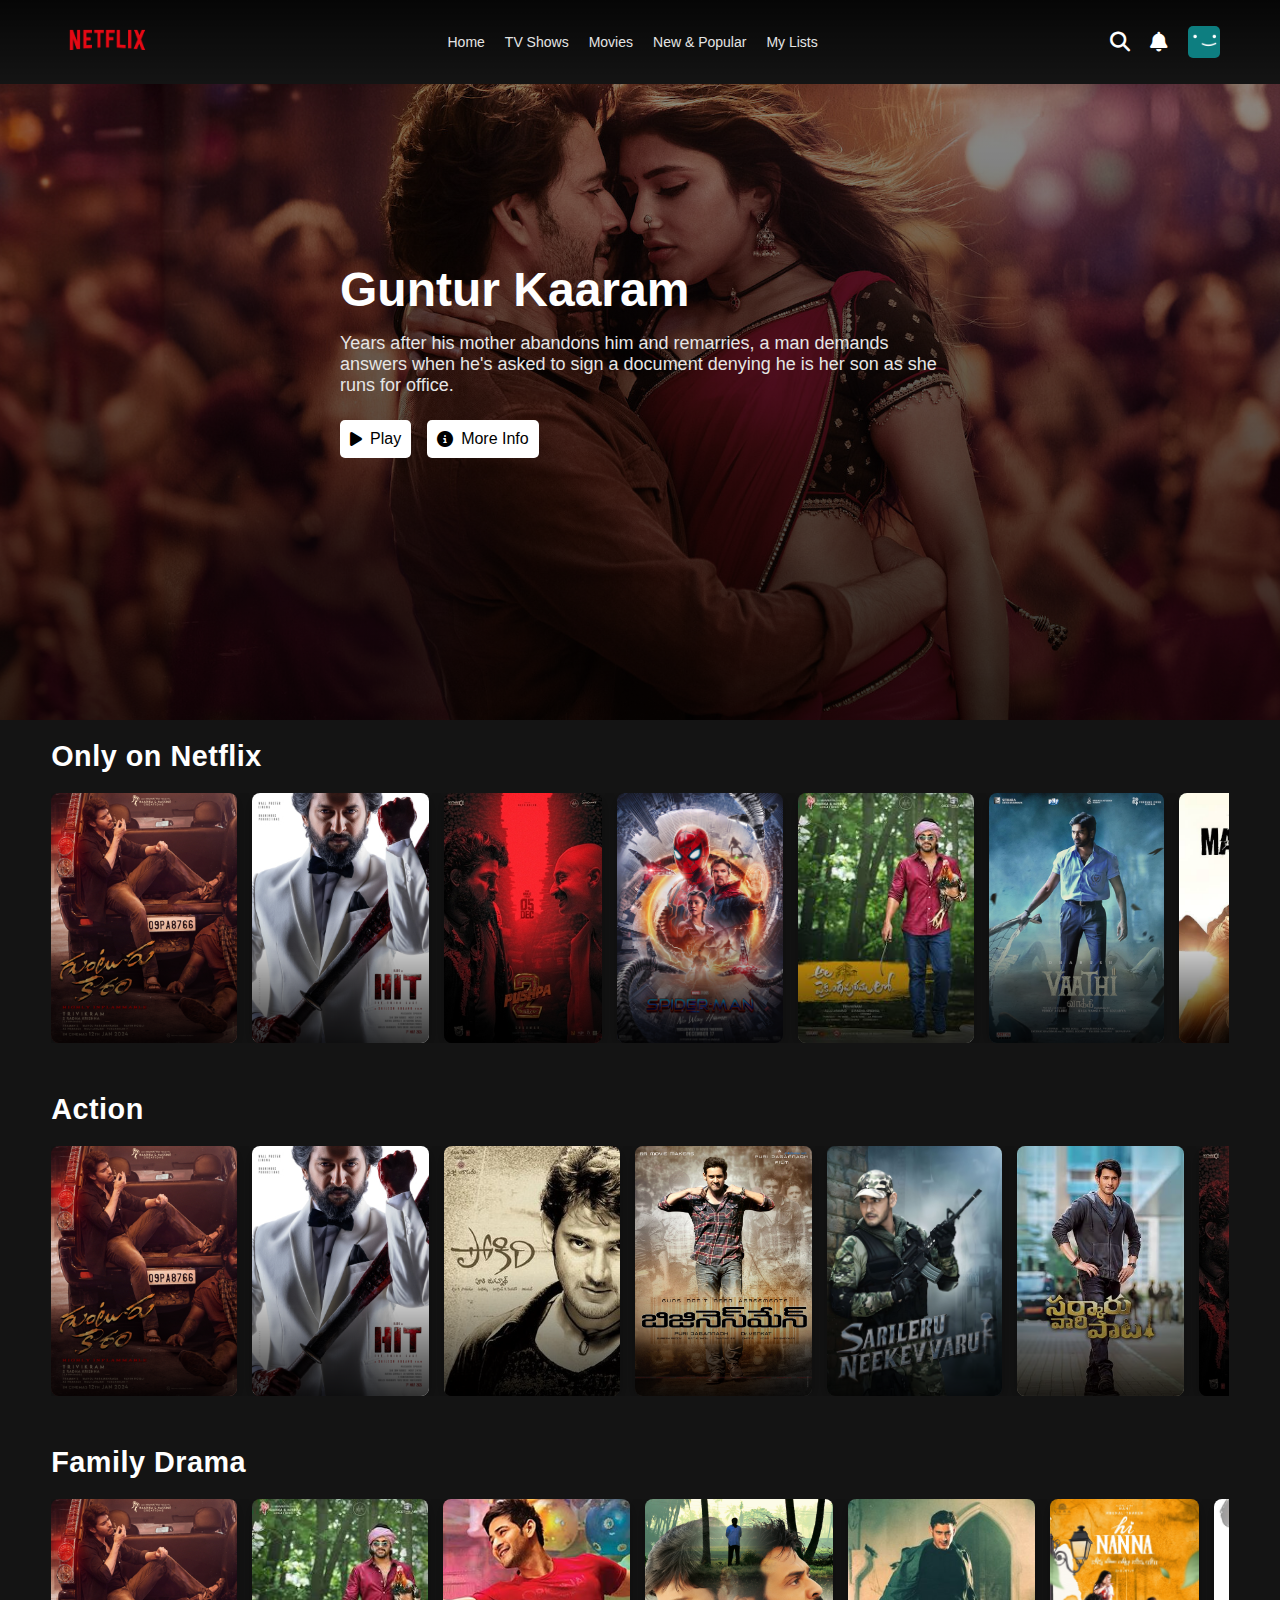
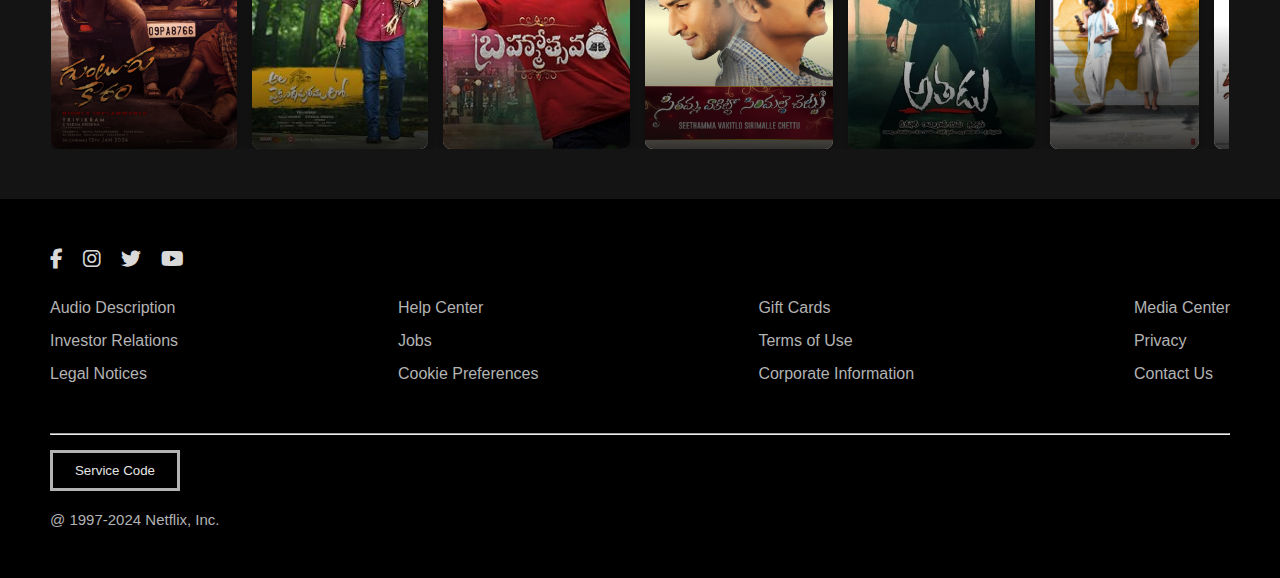
<file: index.html>
<!DOCTYPE html>
<html lang="en">
    <head>
        <meta charset="UTF-8">
        <meta name="viewport" content="width=device-width, initial-scale=1.0">
        <title>Netflix Clone</title>
        <link rel="stylesheet" href="style.css">
        <link rel="stylesheet" href="https://cdnjs.cloudflare.com/ajax/libs/font-awesome/6.5.0/css/all.min.css">
    </head>
    <body>
        <!--Navigation Bar-->
        <nav class="navbar">

            <div class="navbar-brand">
                <img class="logo" src="logo.png" alt="Netflix Image">
            </div>

            <div class="navbar-nav">
                <a href="#" class="nav-link">Home</a>
                <a href="#" class="nav-link">TV Shows</a>
                <a href="#" class="nav-link">Movies</a>
                <a href="#" class="nav-link">New & Popular</a>
                <a href="#" class="nav-link">My Lists</a>
            </div>

            <div class="navbar-right">
                <i class="fas fa-search"></i>
                <i class="fas fa-bell"></i>
                <img src="profile-logo.png" alt="Profile Img" class="profile-icon">
            </div>
            
        </nav>
        <!--Navigation Bar Ends-->

        <!--Hero section Starts-->
        <header class="hero">
            <div class="hero-content">
                <h1 class="hero-title">Guntur Kaaram</h1>
                <p class="hero-description">
                    Years after his mother abandons him and remarries, a man demands answers when he's asked to sign a document denying he is her son as she runs for office.
                </p>
                <div class="hero-button">
                    <button class="btn btn-play"><i class="fa fa-play"></i>Play</button>
                    <button class="btn btn-more-info"><i class="fa fa-info-circle"></i>More Info</button>
                </div>
            </div>
        </header>
        <!--Hero section Ends-->

        <!--Movies Row-->
        <div class="container">
            <!--Section 1-->
            <section class="content-section">
                <h2 class="section-title">Only on Netflix</h2>
                <!--Movie Cards-->
                <div class="content-row">
                    <div class= "content-card">
                        <img src="1.png" alt="Movie Card">
                        
                        
                        <div class="card-overlay">
                            <div class="overlay-top">
                                <div class="netflix-badge">N</div>
                            </div>
                            <div class="overlay-bottom">
                                <div class="overlay-control">
                                    <div class="control-btn play-btn"><i class="fa-solid fa-play"></i></div>
                                    <div class="control-btn check-btn"><i class="fa-solid fa-check"></i></div>
                                    <div class="control-btn thumbs-btn"><i class="fa-solid fa-thumbs-up"></i></div>
                                    <div class="control-btn more-btn"><i class="fa-solid fa-circle-info"></i></div>
                                </div>
                                <div class="overlay-info">
                                    <div class="info-batch">TV-MA</div>
                                    <div class="info-batch">New Launch</div>
                                    <div class="info-batch">4K</div>
                                </div>
                            </div>
                        </div>
                    </div>

                    <div class= "content-card">
                        <img src="2.png" alt="Movie Card">
                        
                        
                        <div class="card-overlay">
                            <div class="overlay-top">
                                <div class="netflix-badge">N</div>
                            </div>
                            <div class="overlay-bottom">
                                <div class="overlay-control">
                                    <div class="control-btn play-btn"><i class="fa-solid fa-play"></i></div>
                                    <div class="control-btn check-btn"><i class="fa-solid fa-check"></i></div>
                                    <div class="control-btn thumbs-btn"><i class="fa-solid fa-thumbs-up"></i></div>
                                    <div class="control-btn more-btn"><i class="fa-solid fa-circle-info"></i></div>
                                </div>
                                <div class="overlay-info">
                                    <div class="info-batch">TV-MA</div>
                                    <div class="info-batch">New Launch</div>
                                    <div class="info-batch">4K</div>
                                </div>
                            </div>
                        </div>
                    </div>

                    <div class= "content-card">
                        <img src="8.png" alt="Movie Card">
                        
                        
                        <div class="card-overlay">
                            <div class="overlay-top">
                                <div class="netflix-badge">N</div>
                            </div>
                            <div class="overlay-bottom">
                                <div class="overlay-control">
                                    <div class="control-btn play-btn"><i class="fa-solid fa-play"></i></div>
                                    <div class="control-btn check-btn"><i class="fa-solid fa-check"></i></div>
                                    <div class="control-btn thumbs-btn"><i class="fa-solid fa-thumbs-up"></i></div>
                                    <div class="control-btn more-btn"><i class="fa-solid fa-circle-info"></i></div>
                                </div>
                                <div class="overlay-info">
                                    <div class="info-batch">TV-MA</div>
                                    <div class="info-batch">New Launch</div>
                                    <div class="info-batch">4K</div>
                                </div>
                            </div>
                        </div>
                    </div>

                    <div class= "content-card">
                        <img src="4.png" alt="Movie Card">
                        
                        
                        <div class="card-overlay">
                            <div class="overlay-top">
                                <div class="netflix-badge">N</div>
                            </div>
                            <div class="overlay-bottom">
                                <div class="overlay-control">
                                    <div class="control-btn play-btn"><i class="fa-solid fa-play"></i></div>
                                    <div class="control-btn check-btn"><i class="fa-solid fa-check"></i></div>
                                    <div class="control-btn thumbs-btn"><i class="fa-solid fa-thumbs-up"></i></div>
                                    <div class="control-btn more-btn"><i class="fa-solid fa-circle-info"></i></div>
                                </div>
                                <div class="overlay-info">
                                    <div class="info-batch">TV-MA</div>
                                    <div class="info-batch">New Launch</div>
                                    <div class="info-batch">4K</div>
                                </div>
                            </div>
                        </div>
                    </div>

                    <div class= "content-card">
                        <img src="5.png" alt="Movie Card">
                        
                        
                        <div class="card-overlay">
                            <div class="overlay-top">
                                <div class="netflix-badge">N</div>
                            </div>
                            <div class="overlay-bottom">
                                <div class="overlay-control">
                                    <div class="control-btn play-btn"><i class="fa-solid fa-play"></i></div>
                                    <div class="control-btn check-btn"><i class="fa-solid fa-check"></i></div>
                                    <div class="control-btn thumbs-btn"><i class="fa-solid fa-thumbs-up"></i></div>
                                    <div class="control-btn more-btn"><i class="fa-solid fa-circle-info"></i></div>
                                </div>
                                <div class="overlay-info">
                                    <div class="info-batch">TV-MA</div>
                                    <div class="info-batch">New Launch</div>
                                    <div class="info-batch">4K</div>
                                </div>
                            </div>
                        </div>
                    </div>

                    <div class= "content-card">
                        <img src="6.png" alt="Movie Card">
                        
                        
                        <div class="card-overlay">
                            <div class="overlay-top">
                                <div class="netflix-badge">N</div>
                            </div>
                            <div class="overlay-bottom">
                                <div class="overlay-control">
                                    <div class="control-btn play-btn"><i class="fa-solid fa-play"></i></div>
                                    <div class="control-btn check-btn"><i class="fa-solid fa-check"></i></div>
                                    <div class="control-btn thumbs-btn"><i class="fa-solid fa-thumbs-up"></i></div>
                                    <div class="control-btn more-btn"><i class="fa-solid fa-circle-info"></i></div>
                                </div>
                                <div class="overlay-info">
                                    <div class="info-batch">TV-MA</div>
                                    <div class="info-batch">New Launch</div>
                                    <div class="info-batch">4K</div>
                                </div>
                            </div>
                        </div>
                    </div>

                    <div class= "content-card">
                        <img src="7.png" alt="Movie Card">
                        
                        
                        <div class="card-overlay">
                            <div class="overlay-top">
                                <div class="netflix-badge">N</div>
                            </div>
                            <div class="overlay-bottom">
                                <div class="overlay-control">
                                    <div class="control-btn play-btn"><i class="fa-solid fa-play"></i></div>
                                    <div class="control-btn check-btn"><i class="fa-solid fa-check"></i></div>
                                    <div class="control-btn thumbs-btn"><i class="fa-solid fa-thumbs-up"></i></div>
                                    <div class="control-btn more-btn"><i class="fa-solid fa-circle-info"></i></div>
                                </div>
                                <div class="overlay-info">
                                    <div class="info-batch">TV-MA</div>
                                    <div class="info-batch">New Launch</div>
                                    <div class="info-batch">4K</div>
                                </div>
                            </div>
                        </div>
                    </div>

                    <div class= "content-card">
                        <img src="3.png" alt="Movie Card">
                        
                        
                        <div class="card-overlay">
                            <div class="overlay-top">
                                <div class="netflix-badge">N</div>
                            </div>
                            <div class="overlay-bottom">
                                <div class="overlay-control">
                                    <div class="control-btn play-btn"><i class="fa-solid fa-play"></i></div>
                                    <div class="control-btn check-btn"><i class="fa-solid fa-check"></i></div>
                                    <div class="control-btn thumbs-btn"><i class="fa-solid fa-thumbs-up"></i></div>
                                    <div class="control-btn more-btn"><i class="fa-solid fa-circle-info"></i></div>
                                </div>
                                <div class="overlay-info">
                                    <div class="info-batch">TV-MA</div>
                                    <div class="info-batch">New Launch</div>
                                    <div class="info-batch">4K</div>
                                </div>
                            </div>
                        </div>
                    </div>

                    <div class= "content-card">
                        <img src="9.png" alt="Movie Card">
                        
                        
                        <div class="card-overlay">
                            <div class="overlay-top">
                                <div class="netflix-badge">N</div>
                            </div>
                            <div class="overlay-bottom">
                                <div class="overlay-control">
                                    <div class="control-btn play-btn"><i class="fa-solid fa-play"></i></div>
                                    <div class="control-btn check-btn"><i class="fa-solid fa-check"></i></div>
                                    <div class="control-btn thumbs-btn"><i class="fa-solid fa-thumbs-up"></i></div>
                                    <div class="control-btn more-btn"><i class="fa-solid fa-circle-info"></i></div>
                                </div>
                                <div class="overlay-info">
                                    <div class="info-batch">TV-MA</div>
                                    <div class="info-batch">New Launch</div>
                                    <div class="info-batch">4K</div>
                                </div>
                            </div>
                        </div>
                    </div>
                </div>
            </section>
            <!--Section 2-->
            <section class="content-section">
                <h2 class="section-title">Action</h2>
                <!--Movie Cards-->
                <div class="content-row">
                    <div class= "content-card">
                        <img src="1.png" alt="Movie Card">
                        
                        
                        <div class="card-overlay">
                            <div class="overlay-top">
                                <div class="netflix-badge">N</div>
                            </div>
                            <div class="overlay-bottom">
                                <div class="overlay-control">
                                    <i class="fa-solid fa-play control-btn"></i>
                                    <i class="fa-solid fa-check control-btn"></i>
                                    <i class="fa-solid fa-thumbs-up control-btn"></i>
                                    <i class="fa-solid fa-circle-info control-btn"></i>
                                </div>
                                <div class="overlay-info">
                                    <div class="info-batch">TV-MA</div>
                                    <div class="info-batch">New Launch</div>
                                    <div class="info-batch">4K</div>
                                </div>
                            </div>
                        </div>
                    </div>

                    <div class= "content-card">
                        <img src="2.png" alt="Movie Card">
                        
                        
                        <div class="card-overlay">
                            <div class="overlay-top">
                                <div class="netflix-badge">N</div>
                            </div>
                            <div class="overlay-bottom">
                                <div class="overlay-control">
                                    <div class="control-btn play-btn"><i class="fa-solid fa-play"></i></div>
                                    <div class="control-btn check-btn"><i class="fa-solid fa-check"></i></div>
                                    <div class="control-btn thumbs-btn"><i class="fa-solid fa-thumbs-up"></i></div>
                                    <div class="control-btn more-btn"><i class="fa-solid fa-circle-info"></i></div>
                                </div>
                                <div class="overlay-info">
                                    <div class="info-batch">TV-MA</div>
                                    <div class="info-batch">New Launch</div>
                                    <div class="info-batch">4K</div>
                                </div>
                            </div>
                        </div>
                    </div>

                    <div class= "content-card">
                        <img src="10.png" alt="Movie Card">
                        
                        
                        <div class="card-overlay">
                            <div class="overlay-top">
                                <div class="netflix-badge">N</div>
                            </div>
                            <div class="overlay-bottom">
                                <div class="overlay-control">
                                    <div class="control-btn play-btn"><i class="fa-solid fa-play"></i></div>
                                    <div class="control-btn check-btn"><i class="fa-solid fa-check"></i></div>
                                    <div class="control-btn thumbs-btn"><i class="fa-solid fa-thumbs-up"></i></div>
                                    <div class="control-btn more-btn"><i class="fa-solid fa-circle-info"></i></div>
                                </div>
                                <div class="overlay-info">
                                    <div class="info-batch">TV-MA</div>
                                    <div class="info-batch">New Launch</div>
                                    <div class="info-batch">4K</div>
                                </div>
                            </div>
                        </div>
                    </div>

                    <div class= "content-card">
                        <img src="14.png" alt="Movie Card">
                        
                        
                        <div class="card-overlay">
                            <div class="overlay-top">
                                <div class="netflix-badge">N</div>
                            </div>
                            <div class="overlay-bottom">
                                <div class="overlay-control">
                                    <div class="control-btn play-btn"><i class="fa-solid fa-play"></i></div>
                                    <div class="control-btn check-btn"><i class="fa-solid fa-check"></i></div>
                                    <div class="control-btn thumbs-btn"><i class="fa-solid fa-thumbs-up"></i></div>
                                    <div class="control-btn more-btn"><i class="fa-solid fa-circle-info"></i></div>
                                </div>
                                <div class="overlay-info">
                                    <div class="info-batch">TV-MA</div>
                                    <div class="info-batch">New Launch</div>
                                    <div class="info-batch">4K</div>
                                </div>
                            </div>
                        </div>
                    </div>

                    <div class= "content-card">
                        <img src="12.png" alt="Movie Card">
                        
                        
                        <div class="card-overlay">
                            <div class="overlay-top">
                                <div class="netflix-badge">N</div>
                            </div>
                            <div class="overlay-bottom">
                                <div class="overlay-control">
                                    <div class="control-btn play-btn"><i class="fa-solid fa-play"></i></div>
                                    <div class="control-btn check-btn"><i class="fa-solid fa-check"></i></div>
                                    <div class="control-btn thumbs-btn"><i class="fa-solid fa-thumbs-up"></i></div>
                                    <div class="control-btn more-btn"><i class="fa-solid fa-circle-info"></i></div>
                                </div>
                                <div class="overlay-info">
                                    <div class="info-batch">TV-MA</div>
                                    <div class="info-batch">New Launch</div>
                                    <div class="info-batch">4K</div>
                                </div>
                            </div>
                        </div>
                    </div>

                    <div class= "content-card">
                        <img src="13.png" alt="Movie Card">
                        
                        
                        <div class="card-overlay">
                            <div class="overlay-top">
                                <div class="netflix-badge">N</div>
                            </div>
                            <div class="overlay-bottom">
                                <div class="overlay-control">
                                    <div class="control-btn play-btn"><i class="fa-solid fa-play"></i></div>
                                    <div class="control-btn check-btn"><i class="fa-solid fa-check"></i></div>
                                    <div class="control-btn thumbs-btn"><i class="fa-solid fa-thumbs-up"></i></div>
                                    <div class="control-btn more-btn"><i class="fa-solid fa-circle-info"></i></div>
                                </div>
                                <div class="overlay-info">
                                    <div class="info-batch">TV-MA</div>
                                    <div class="info-batch">New Launch</div>
                                    <div class="info-batch">4K</div>
                                </div>
                            </div>
                        </div>
                    </div>

                    <div class= "content-card">
                        <img src="8.png" alt="Movie Card">
                        
                        
                        <div class="card-overlay">
                            <div class="overlay-top">
                                <div class="netflix-badge">N</div>
                            </div>
                            <div class="overlay-bottom">
                                <div class="overlay-control">
                                    <div class="control-btn play-btn"><i class="fa-solid fa-play"></i></div>
                                    <div class="control-btn check-btn"><i class="fa-solid fa-check"></i></div>
                                    <div class="control-btn thumbs-btn"><i class="fa-solid fa-thumbs-up"></i></div>
                                    <div class="control-btn more-btn"><i class="fa-solid fa-circle-info"></i></div>
                                </div>
                                <div class="overlay-info">
                                    <div class="info-batch">TV-MA</div>
                                    <div class="info-batch">New Launch</div>
                                    <div class="info-batch">4K</div>
                                </div>
                            </div>
                        </div>
                    </div>

                    <div class= "content-card">
                        <img src="11.png" alt="Movie Card">
                        
                        
                        <div class="card-overlay">
                            <div class="overlay-top">
                                <div class="netflix-badge">N</div>
                            </div>
                            <div class="overlay-bottom">
                                <div class="overlay-control">
                                    <div class="control-btn play-btn"><i class="fa-solid fa-play"></i></div>
                                    <div class="control-btn check-btn"><i class="fa-solid fa-check"></i></div>
                                    <div class="control-btn thumbs-btn"><i class="fa-solid fa-thumbs-up"></i></div>
                                    <div class="control-btn more-btn"><i class="fa-solid fa-circle-info"></i></div>
                                </div>
                                <div class="overlay-info">
                                    <div class="info-batch">TV-MA</div>
                                    <div class="info-batch">New Launch</div>
                                    <div class="info-batch">4K</div>
                                </div>
                            </div>
                        </div>
                    </div>
                </div>
            </section>

            <section class="content-section">
                <h2 class="section-title">Family Drama</h2>
                <!--Movie Cards-->
                <div class="content-row">
                    <div class= "content-card">
                        <img src="1.png" alt="Movie Card">
                        
                        
                        <div class="card-overlay">
                            <div class="overlay-top">
                                <div class="netflix-badge">N</div>
                            </div>
                            <div class="overlay-bottom">
                                <div class="overlay-control">
                                    <i class="fa-solid fa-play control-btn"></i>
                                    <i class="fa-solid fa-check control-btn"></i>
                                    <i class="fa-solid fa-thumbs-up control-btn"></i>
                                    <i class="fa-solid fa-circle-info control-btn"></i>
                                </div>
                                <div class="overlay-info">
                                    <div class="info-batch">TV-MA</div>
                                    <div class="info-batch">New Launch</div>
                                    <div class="info-batch">4K</div>
                                </div>
                            </div>
                        </div>
                    </div>

                    <div class= "content-card">
                        <img src="5.png" alt="Movie Card">
                        
                        
                        <div class="card-overlay">
                            <div class="overlay-top">
                                <div class="netflix-badge">N</div>
                            </div>
                            <div class="overlay-bottom">
                                <div class="overlay-control">
                                    <div class="control-btn play-btn"><i class="fa-solid fa-play"></i></div>
                                    <div class="control-btn check-btn"><i class="fa-solid fa-check"></i></div>
                                    <div class="control-btn thumbs-btn"><i class="fa-solid fa-thumbs-up"></i></div>
                                    <div class="control-btn more-btn"><i class="fa-solid fa-circle-info"></i></div>
                                </div>
                                <div class="overlay-info">
                                    <div class="info-batch">TV-MA</div>
                                    <div class="info-batch">New Launch</div>
                                    <div class="info-batch">4K</div>
                                </div>
                            </div>
                        </div>
                    </div>

                    <div class= "content-card">
                        <img src="15.png" alt="Movie Card">
                        
                        
                        <div class="card-overlay">
                            <div class="overlay-top">
                                <div class="netflix-badge">N</div>
                            </div>
                            <div class="overlay-bottom">
                                <div class="overlay-control">
                                    <div class="control-btn play-btn"><i class="fa-solid fa-play"></i></div>
                                    <div class="control-btn check-btn"><i class="fa-solid fa-check"></i></div>
                                    <div class="control-btn thumbs-btn"><i class="fa-solid fa-thumbs-up"></i></div>
                                    <div class="control-btn more-btn"><i class="fa-solid fa-circle-info"></i></div>
                                </div>
                                <div class="overlay-info">
                                    <div class="info-batch">TV-MA</div>
                                    <div class="info-batch">New Launch</div>
                                    <div class="info-batch">4K</div>
                                </div>
                            </div>
                        </div>
                    </div>

                    <div class= "content-card">
                        <img src="16.png" alt="Movie Card">
                        
                        
                        <div class="card-overlay">
                            <div class="overlay-top">
                                <div class="netflix-badge">N</div>
                            </div>
                            <div class="overlay-bottom">
                                <div class="overlay-control">
                                    <div class="control-btn play-btn"><i class="fa-solid fa-play"></i></div>
                                    <div class="control-btn check-btn"><i class="fa-solid fa-check"></i></div>
                                    <div class="control-btn thumbs-btn"><i class="fa-solid fa-thumbs-up"></i></div>
                                    <div class="control-btn more-btn"><i class="fa-solid fa-circle-info"></i></div>
                                </div>
                                <div class="overlay-info">
                                    <div class="info-batch">TV-MA</div>
                                    <div class="info-batch">New Launch</div>
                                    <div class="info-batch">4K</div>
                                </div>
                            </div>
                        </div>
                    </div>

                    <div class= "content-card">
                        <img src="17.png" alt="Movie Card">
                        
                        
                        <div class="card-overlay">
                            <div class="overlay-top">
                                <div class="netflix-badge">N</div>
                            </div>
                            <div class="overlay-bottom">
                                <div class="overlay-control">
                                    <div class="control-btn play-btn"><i class="fa-solid fa-play"></i></div>
                                    <div class="control-btn check-btn"><i class="fa-solid fa-check"></i></div>
                                    <div class="control-btn thumbs-btn"><i class="fa-solid fa-thumbs-up"></i></div>
                                    <div class="control-btn more-btn"><i class="fa-solid fa-circle-info"></i></div>
                                </div>
                                <div class="overlay-info">
                                    <div class="info-batch">TV-MA</div>
                                    <div class="info-batch">New Launch</div>
                                    <div class="info-batch">4K</div>
                                </div>
                            </div>
                        </div>
                    </div>

                    <div class= "content-card">
                        <img src="18.png" alt="Movie Card">
                        
                        
                        <div class="card-overlay">
                            <div class="overlay-top">
                                <div class="netflix-badge">N</div>
                            </div>
                            <div class="overlay-bottom">
                                <div class="overlay-control">
                                    <div class="control-btn play-btn"><i class="fa-solid fa-play"></i></div>
                                    <div class="control-btn check-btn"><i class="fa-solid fa-check"></i></div>
                                    <div class="control-btn thumbs-btn"><i class="fa-solid fa-thumbs-up"></i></div>
                                    <div class="control-btn more-btn"><i class="fa-solid fa-circle-info"></i></div>
                                </div>
                                <div class="overlay-info">
                                    <div class="info-batch">TV-MA</div>
                                    <div class="info-batch">New Launch</div>
                                    <div class="info-batch">4K</div>
                                </div>
                            </div>
                        </div>
                    </div>

                    <div class= "content-card">
                        <img src="19.png" alt="Movie Card">
                        
                        
                        <div class="card-overlay">
                            <div class="overlay-top">
                                <div class="netflix-badge">N</div>
                            </div>
                            <div class="overlay-bottom">
                                <div class="overlay-control">
                                    <div class="control-btn play-btn"><i class="fa-solid fa-play"></i></div>
                                    <div class="control-btn check-btn"><i class="fa-solid fa-check"></i></div>
                                    <div class="control-btn thumbs-btn"><i class="fa-solid fa-thumbs-up"></i></div>
                                    <div class="control-btn more-btn"><i class="fa-solid fa-circle-info"></i></div>
                                </div>
                                <div class="overlay-info">
                                    <div class="info-batch">TV-MA</div>
                                    <div class="info-batch">New Launch</div>
                                    <div class="info-batch">4K</div>
                                </div>
                            </div>
                        </div>
                    </div>

                    <div class= "content-card">
                        <img src="20.png" alt="Movie Card">
                        
                        
                        <div class="card-overlay">
                            <div class="overlay-top">
                                <div class="netflix-badge">N</div>
                            </div>
                            <div class="overlay-bottom">
                                <div class="overlay-control">
                                    <div class="control-btn play-btn"><i class="fa-solid fa-play"></i></div>
                                    <div class="control-btn check-btn"><i class="fa-solid fa-check"></i></div>
                                    <div class="control-btn thumbs-btn"><i class="fa-solid fa-thumbs-up"></i></div>
                                    <div class="control-btn more-btn"><i class="fa-solid fa-circle-info"></i></div>
                                </div>
                                <div class="overlay-info">
                                    <div class="info-batch">TV-MA</div>
                                    <div class="info-batch">New Launch</div>
                                    <div class="info-batch">4K</div>
                                </div>
                            </div>
                        </div>
                    </div>
                </div>
            </section>
        </div>
        <!--Movies Row Ends-->

        <!--Footer Section Starts-->
        <div class="footer-section">
            <div class="social-icons">
                <i class="fa-brands fa-facebook-f soc"></i>
                <i class="fa-brands fa-instagram soc"></i>
                <i class="fa-brands fa-twitter soc"></i>
                <i class="fa-brands fa-youtube soc"></i>
            </div>

            <div class="footer-section-des">
                <div class="footer-section-des1 box">
                    <a>Audio Description</a>
                    <a>Investor Relations</a>
                    <a>Legal Notices</a>
                </div>

                <div class="footer-section-des2 box">
                    <a>Help Center</a>
                    <a>Jobs</a>
                    <a>Cookie Preferences</a>
                </div>

                <div class="footer-section-des3 box">
                    <a>Gift Cards</a>
                    <a>Terms of Use</a>
                    <a>Corporate Information</a>
                </div>

                <div class="footer-section-des4 box">
                    <a>Media Center</a>
                    <a>Privacy</a>
                    <a>Contact Us</a>
                </div>
            </div>
            <hr>
            <div class="service-section">
                <button class="btn-service">Service Code</button>
                <a class="copyright">@ 1997-2024 Netflix, Inc.</a>
            </div>
        </div>

        <script src="script.js"></script>
    </body>
</html>
</file>
<file: style.css>
*{
    margin: 0;
    padding: 0;
    box-sizing: border-box;
}

body{
    font-family: Arial, Helvetica, sans-serif;
    color: #fff;
    background-color: #141414;
}

.navbar{
    position: fixed;
    top: 0;
    width: 100%;
    padding: 20px 60px;
    display: flex;
    align-items: center;
    justify-content: space-between;
    background: linear-gradient(to bottom, rgba(0,0,0,0.7) 0%, rgba(0,0,0,0) 100%);
    z-index: 100;
    transition: background-color 0.3s;
}

.navbar{
    background-color: #141414;
}
.logo{
    height: 40px;
    cursor: pointer;
}

.navbar-nav{
    display: flex;
    gap: 20px;
}

.nav-link{
    color: #e5e5e5;
    text-decoration: none;
    font-size: 14px;
    transition: color 0.3s;
}

.nav-link:hover{
    color: #b3b3b3;
}

.navbar-right{
    display: flex;
    align-items: center;
    gap: 20px;
}

.navbar-right i {
    font-size: 20px;
    cursor: pointer;
}

.profile-icon{
    width: 32px;
    height: 32px;
    border-radius: 5px;
    cursor: pointer;
}

/*Hero section*/
.hero{
    height: 80vh;
    background: linear-gradient(to bottom, rgba(0,0,0,0.4) 0%, rgba(0,0,0,0.8) 100%), url(Guntur-Kaaram.jpg) center/cover;
    display: flex;
    align-items: center;
    justify-content: center;
    padding: 0, 60px;
    margin-bottom: 20px;
}

.hero-content{
    max-width: 600px;
}
.hero-title{
    font-size: 48px;
    margin-bottom: 16px;
}
.hero-description{
    font-size: 18px;
    margin-bottom: 24px;
    color: #e5e5e5
}
.hero-button{
    display: flex;
    gap: 16px;
}
.btn{
    background-color: #fff;
    color: #000;
    border-radius: 5px;
    cursor: pointer;
    font-size: 16px;
    display: flex;
    align-items: center;
    gap: 8px;
    transition: all 0.3s;
    padding: 10px;
    border: none;
}
.btn-play{
    background-color: #fff;
    color: #000;
}
.btn-play:hover{
    background-color: rgba(255, 255, 255, 0.75);
}
.btn-more-info{
    background-color: #fff;
    color: #000;
}
.btn-more-info:hover{
    background-color: rgba(153, 153, 153, 0.75);
}
.footer-section{
    background-color: #000000;
    margin-top: 30px;
    padding: 50px 50px;
    width: 100%;
}
.social-icons{
    display: flex;
    gap: 20px;
}
.soc{
    font-size: 20px;
    color: #d9d9d9;
    cursor: pointer;
}
.footer-section-des{
    margin-top: 30px;
    display: flex;
    justify-content: space-between;
    margin-bottom: 50px;
}
.box{
    display: flex;
    flex-direction: column;
    gap: 15px;
    cursor: pointer;
    color: #b3b3b3;
}
.service-section{
    margin-top: 15px;
    display: flex;
    flex-direction: column;
    gap: 20px;
}
.btn-service{
    padding: 10px;
    width: 130px;
    background-color: #000;
    color:#e5e5e5;
    border: solid 3px #b3b3b3;
    cursor: pointer;
}
.copyright{
    color: #b3b3b3;
    font-size: 15px;
}
/*Movie Section*/
.container{
    max-width: 100%;
    padding: 0 4%;
}
/*section style*/
.content-section{
    margin-bottom: 50px;
}

.section-title{
    font-size: 1.8rem;
    font-weight: 700;
    margin-bottom: 20px;
    color: white;
    letter-spacing: 0.5px;
}

.content-row{
    display: flex;
    gap: 15px;
    overflow-x: auto;
}
.content-row::-webkit-scrollbar{
    height: 8px;
}
.content-row::-webkit-scrollbar-track{
    background: transparent;
}
.content-row::-webkit-scrollbar-thumb{
    background: #333;
    border-radius: 5px;
}

.content-card{
    position: relative;
    min-width: 140px;
    height: 250px;
    border-radius: 8px;
    overflow: hidden;
    cursor: pointer;
    transition: all 0.3s ease;
    flex-shrink: 0;
    box-shadow: 0 4px 15px rgba(0, 0, 0, 0.3);
}

.content-card:hover{
    transform: scale(1.1);
    z-index: 10;
    box-shadow: 0 4px 15px rgba(0, 0, 0, 0.6);
}

.content-card img{
    width: 100%;
    height: 100%;
    object-fit: cover;
    transition: brightness 0.3s ease;
}
.content-card:hover img {
    filter: brightness(0.4);
}

.netflix-badge{
    position: relative;
    top: 8px;
    left: 8px;
    background-color: #e50914;
    color: white;
    width: 24px;
    height: 24px;
    border-radius: 10px;
    display: flex;
    align-items: center;
    justify-content: center;
    font-weight: bold;
    font-size: 14px;
    z-index: 2;
}

.card-overlay{
    position: absolute;
    top: 0;
    left: 0;
    right: 0;
    bottom: 0;
    background: linear-gradient(180deg, rgba(0,0,0,0,1) 0%, rgba(0,0,0,0.3) 50%, rgba(0,0,0,0.9) 100%);
    opacity: 0;
    transition: opacity;
    flex-direction: column;
    justify-content: space-between;
    padding: 15px;
    color: white;
}

.content-card:hover .card-overlay{
    opacity: 1;
}

.overlay-top{
    display: flex;
    justify-content: space-between;
    align-items: flex-start;
}

.overlay-bottom {
    display: flex;
    flex-direction: column;
    gap: 10px;
}
.overlay-title{
    font-size: 16px;
    font-weight: bold;
    text-transform: uppercase;
    letter-spacing: 1px;
    margin-bottom: 10px;
}
.overlay-control{
    display: flex;
    justify-content: center;
    align-items: center;
    gap: 8px;
    margin-bottom: 10px;
}

.control-btn{
    padding: 10px;
    text-align: center;
    width: 35px;
    height: 35px;
    border-radius: 35px;
    background: rgba(255, 255, 255, 0.1);
    backdrop-filter: blur(10px);
    display: flex;
    align-items:center;
    justify-items: center;
    cursor: pointer;
    transition: all 0.3s ease;
    color: white;
    font-size: 14px;
}

.control-btn:hover{
    background: rgba(255, 255, 255, 0.9);
    transform: scale(1.1);
}

.overlay-info{
    display: flex;
    gap: 10px;
    align-items: end;
    justify-content: center;
    flex-wrap: wrap;
}

.info-batch{
    background: rgba(255, 255, 255, 0.2);
    backdrop-filter: blur(10px);
    padding: 3px 6px;
    border-radius: 3px;
    font-size: 10px;
    font-weight: bold;
}

.content-card::before{
    content: "";
    position: absolute;
    top: 0;
    left: 0;
    bottom: 0;
    right: 0;
    background: linear-gradient(
        to bottom,
        transparent 0%, transparent 50%, rgba(0, 0, 0, 0.8) 100%
    );
    z-index: 1;
}

@media(max-width: 120px) {
    .container{
        padding: 0 3%;
    }
    .container-card{
        min-width: 125px;
        height: 220px;
    }
    .section-title{
        font-size: 1.6rem;
    }
}

@media(max-width: 768px) {
    .container{
        padding: 0 2%;
    }
    .container-card{
        min-width: 100px;
        height: 180px;
    }
}
</file>
